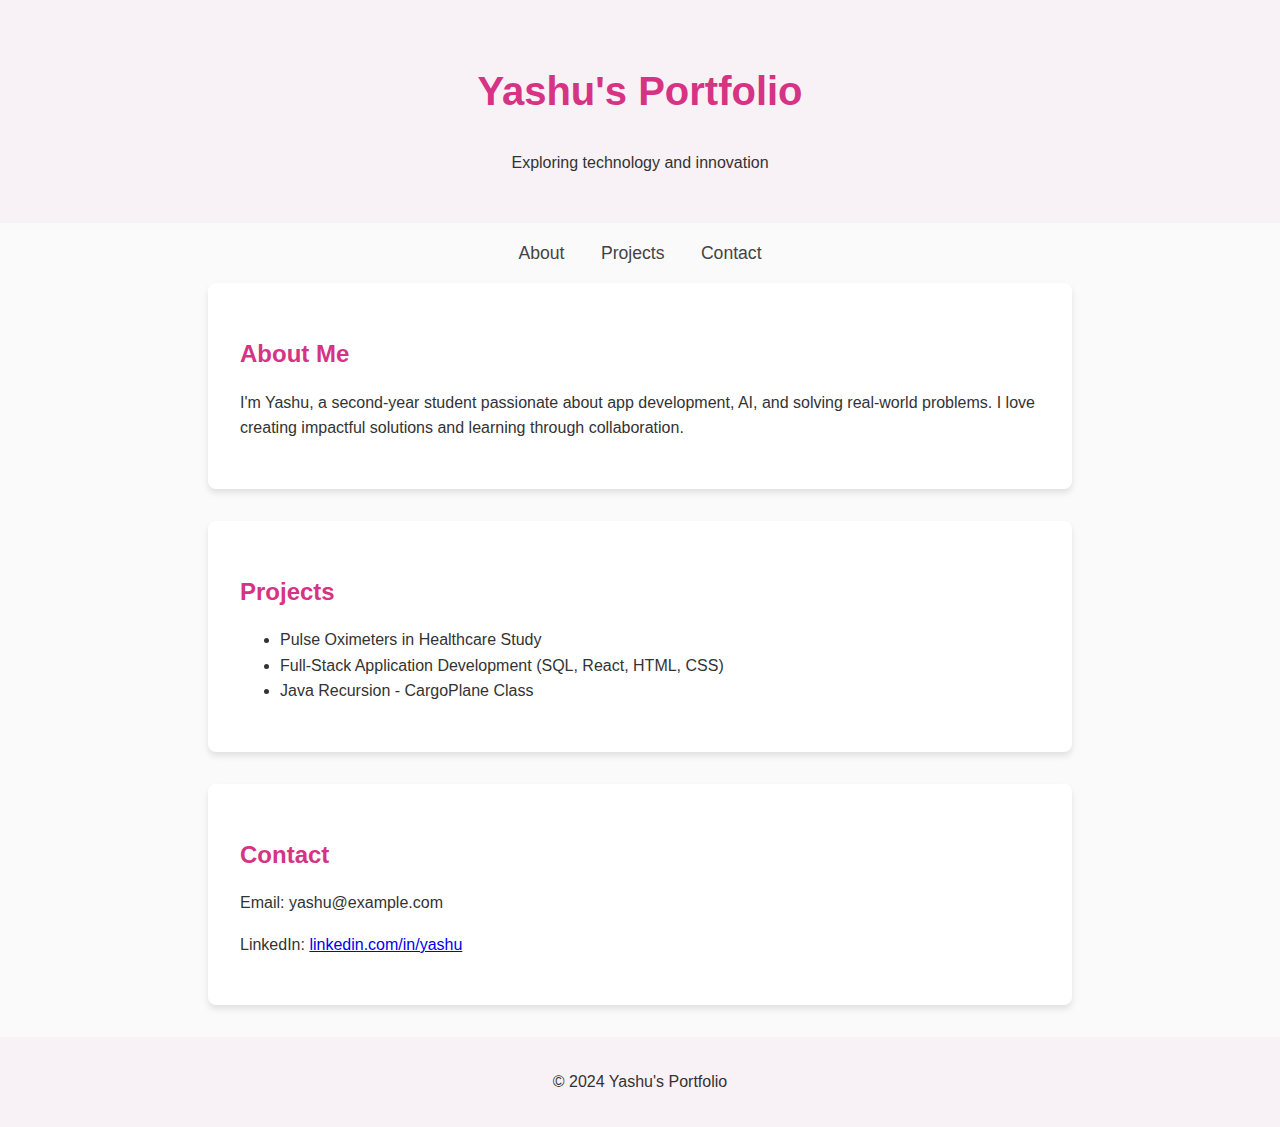
<file: html/index.html>
<!DOCTYPE html>
<html lang="en">
<head>
    <meta charset="UTF-8">
    <meta name="viewport" content="width=device-width, initial-scale=1.0">
    <title>Yashu's Portfolio</title>
    <style>
        body {
            font-family: 'Poppins', sans-serif;
            background-color: #fafafa;
            color: #333;
            margin: 0;
            padding: 0;
            line-height: 1.6;
        }

        header {
            background-color: #f8f1f6;
            color: #333;
            text-align: center;
            padding: 2rem;
        }

        header h1 {
            color: #d63384;
            font-size: 2.5rem;
        }

        nav {
            text-align: center;
            padding: 1rem 0;
        }

        nav a {
            margin: 0 1rem;
            color: #444;
            font-size: 1.1rem;
            text-decoration: none;
        }

        nav a:hover {
            color: #d63384;
        }

        section {
            padding: 2rem;
            max-width: 800px;
            margin: auto;
            background-color: #fff;
            box-shadow: 0 4px 6px rgba(0, 0, 0, 0.1);
            margin-bottom: 2rem;
            border-radius: 8px;
        }

        h2 {
            color: #d63384;
            margin-bottom: 1rem;
        }

        footer {
            text-align: center;
            padding: 1rem;
            background-color: #f8f1f6;
        }

        footer p {
            color: #333;
        }
    </style>
</head>
<body>

    <header>
        <h1>Yashu's Portfolio</h1>
        <p>Exploring technology and innovation</p>
    </header>

    <nav>
        <a href="#about">About</a>
        <a href="#projects">Projects</a>
        <a href="#contact">Contact</a>
    </nav>

    <section id="about">
        <h2>About Me</h2>
        <p>I'm Yashu, a second-year student passionate about app development, AI, and solving real-world problems. I love creating impactful solutions and learning through collaboration.</p>
    </section>

    <section id="projects">
        <h2>Projects</h2>
        <ul>
            <li>Pulse Oximeters in Healthcare Study</li>
            <li>Full-Stack Application Development (SQL, React, HTML, CSS)</li>
            <li>Java Recursion - CargoPlane Class</li>
        </ul>
    </section>

    <section id="contact">
        <h2>Contact</h2>
        <p>Email: yashu@example.com</p>
        <p>LinkedIn: <a href="https://linkedin.com/in/yashu" target="_blank">linkedin.com/in/yashu</a></p>
    </section>

    <footer>
        <p>&copy; 2024 Yashu's Portfolio</p>
    </footer>

</body>
</html>
</file>
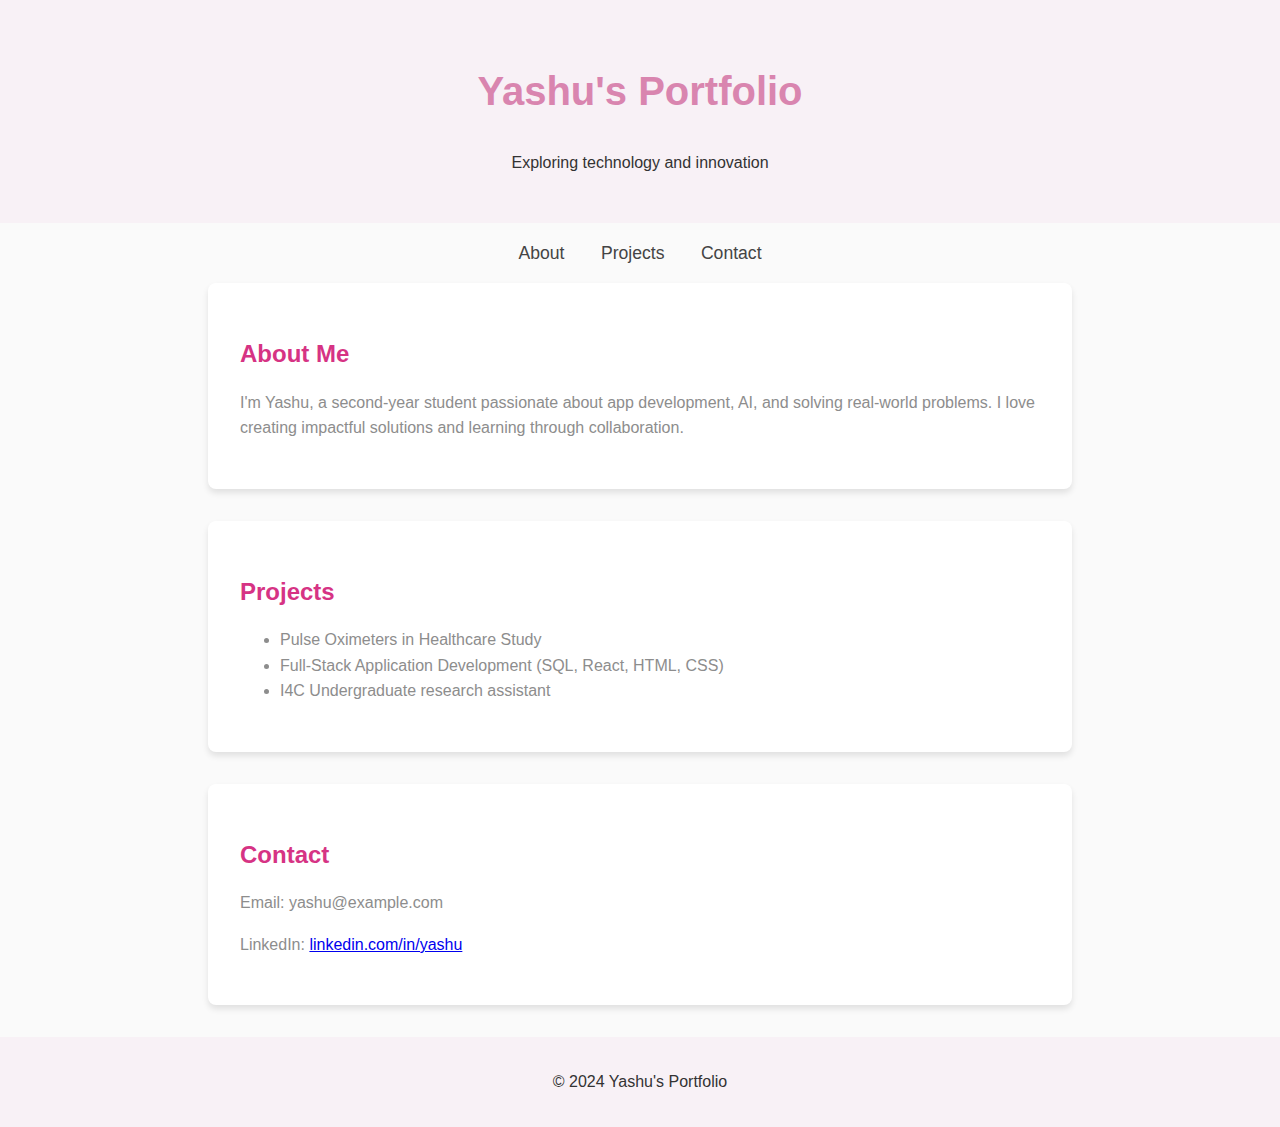
<file: html/website.html>
<!DOCTYPE html>
<html lang="en">
<head>
    <meta charset="UTF-8">
    <meta name="viewport" content="width=device-width, initial-scale=1.0">
    <title>Yashu Bommareddy</title>
    <style>
        body {
            font-family: 'Poppins', sans-serif;
            background-color: #fafafa;
            color: #8d8d8d;
            margin: 0;
            padding: 0;
            line-height: 1.6;
        }

        header {
            background-color: #f8f1f6;
            color: #333;
            text-align: center;
            padding: 2rem;
        }

        header h1 {
            color: #d985af;
            font-size: 2.5rem;
        }

        nav {
            text-align: center;
            padding: 1rem 0;
        }

        nav a {
            margin: 0 1rem;
            color: #444;
            font-size: 1.1rem;
            text-decoration: none;
        }

        nav a:hover {
            color: #d63384;
        }

        section {
            padding: 2rem;
            max-width: 800px;
            margin: auto;
            background-color: #fff;
            box-shadow: 0 4px 6px rgba(0, 0, 0, 0.1);
            margin-bottom: 2rem;
            border-radius: 8px;
        }

        h2 {
            color: #d63384;
            margin-bottom: 1rem;
        }

        footer {
            text-align: center;
            padding: 1rem;
            background-color: #f8f1f6;
        }

        footer p {
            color: #333;
        }
    </style>
</head>
<body>

    <header>
        <h1>Yashu's Portfolio</h1>
        <p>Exploring technology and innovation</p>
    </header>

    <nav>
        <a href="#about">About</a>
        <a href="#projects">Projects</a>
        <a href="#contact">Contact</a>
    </nav>

    <section id="about">
        <h2>About Me</h2>
        <p>I'm Yashu, a second-year student passionate about app development, AI, and solving real-world problems. I love creating impactful solutions and learning through collaboration.</p>
    </section>

    <section id="projects">
        <h2>Projects</h2>
        <ul>
            <li>Pulse Oximeters in Healthcare Study</li>
            <li>Full-Stack Application Development (SQL, React, HTML, CSS)</li>
            <li>I4C Undergraduate research assistant</li>
        </ul>
    </section>

    <section id="contact">
        <h2>Contact</h2>
        <p>Email: yashu@example.com</p>
        <p>LinkedIn: <a href="https://linkedin.com/in/yashu" target="_blank">linkedin.com/in/yashu</a></p>
    </section>

    <footer>
        <p>&copy; 2024 Yashu's Portfolio</p>
    </footer>

</body>
</html>
</file>
